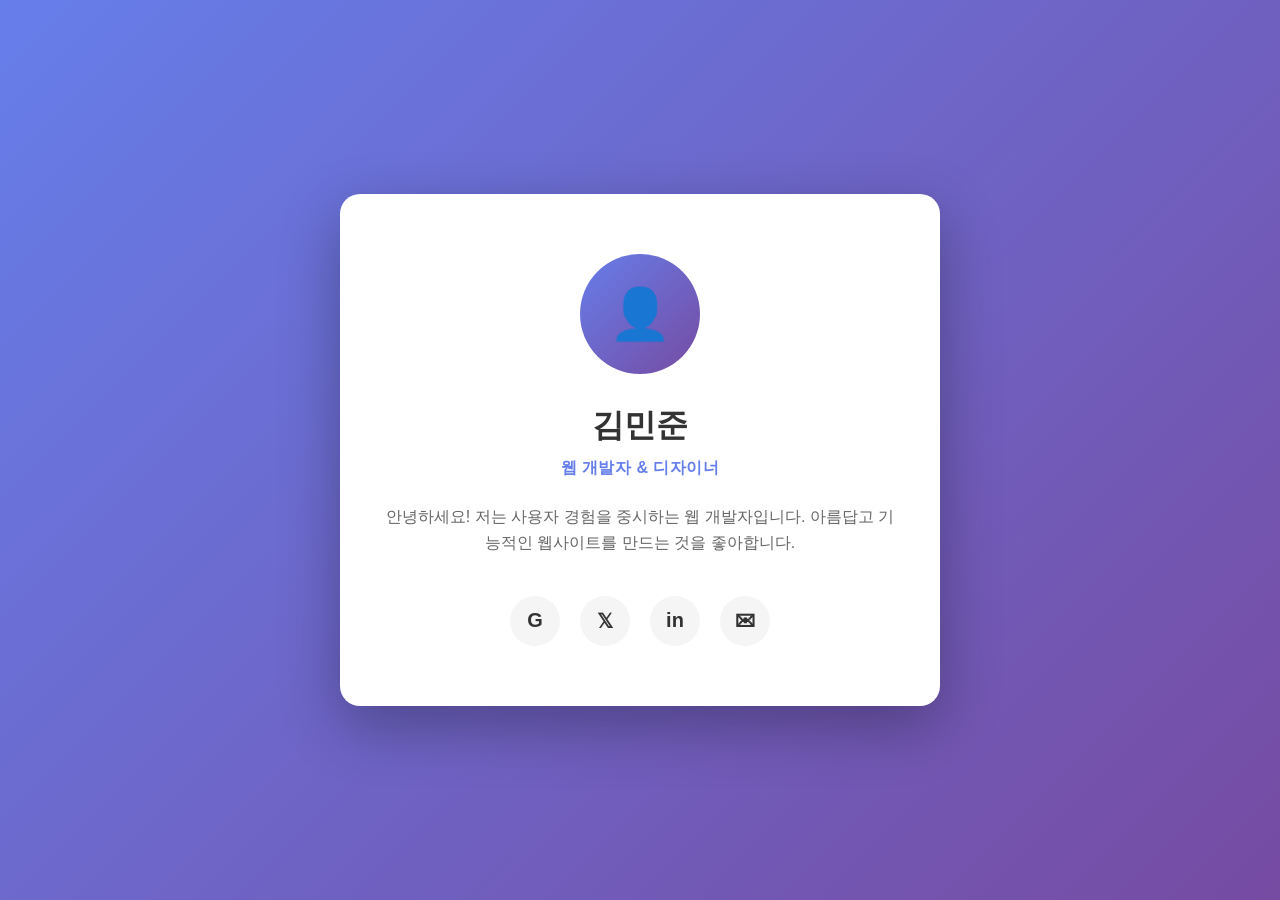
<file: profile.html>
<!DOCTYPE html>
<html lang="ko">
<head>
    <meta charset="UTF-8">
    <meta name="viewport" content="width=device-width, initial-scale=1.0">
    <title>프로필 웹사이트</title>
    <style>
        * {
            margin: 0;
            padding: 0;
            box-sizing: border-box;
        }

        body {
            font-family: -apple-system, BlinkMacSystemFont, 'Segoe UI', Roboto, 'Helvetica Neue', Arial, sans-serif;
            background: linear-gradient(135deg, #667eea 0%, #764ba2 100%);
            min-height: 100vh;
            display: flex;
            justify-content: center;
            align-items: center;
            padding: 20px;
        }

        .container {
            background: white;
            border-radius: 20px;
            box-shadow: 0 20px 60px rgba(0, 0, 0, 0.3);
            padding: 60px 40px;
            max-width: 600px;
            width: 100%;
            text-align: center;
        }

        .profile-image {
            width: 120px;
            height: 120px;
            border-radius: 50%;
            background: linear-gradient(135deg, #667eea 0%, #764ba2 100%);
            margin: 0 auto 30px;
            display: flex;
            align-items: center;
            justify-content: center;
            font-size: 50px;
        }

        h1 {
            font-size: 32px;
            color: #333;
            margin-bottom: 10px;
            font-weight: 700;
        }

        .title {
            font-size: 16px;
            color: #667eea;
            font-weight: 600;
            margin-bottom: 25px;
            letter-spacing: 0.5px;
        }

        .bio {
            font-size: 16px;
            color: #666;
            line-height: 1.6;
            margin-bottom: 40px;
            font-weight: 400;
        }

        .social-links {
            display: flex;
            justify-content: center;
            gap: 20px;
            flex-wrap: wrap;
        }

        .social-link {
            display: inline-flex;
            align-items: center;
            justify-content: center;
            width: 50px;
            height: 50px;
            border-radius: 50%;
            background: #f5f5f5;
            color: #333;
            text-decoration: none;
            font-size: 20px;
            transition: all 0.3s ease;
            font-weight: 600;
        }

        .social-link:hover {
            background: #667eea;
            color: white;
            transform: translateY(-3px);
            box-shadow: 0 10px 20px rgba(102, 126, 234, 0.3);
        }

        @media (max-width: 600px) {
            .container {
                padding: 40px 25px;
            }

            h1 {
                font-size: 26px;
            }

            .bio {
                font-size: 14px;
            }

            .social-link {
                width: 45px;
                height: 45px;
                font-size: 18px;
            }
        }
    </style>
</head>
<body>
    <div class="container">
        <div class="profile-image">👤</div>

        <h1>김민준</h1>
        <p class="title">웹 개발자 & 디자이너</p>

        <p class="bio">
            안녕하세요! 저는 사용자 경험을 중시하는 웹 개발자입니다.
            아름답고 기능적인 웹사이트를 만드는 것을 좋아합니다.
        </p>

        <div class="social-links">
            <a href="https://github.com" class="social-link" title="GitHub">G</a>
            <a href="https://twitter.com" class="social-link" title="Twitter">𝕏</a>
            <a href="https://linkedin.com" class="social-link" title="LinkedIn">in</a>
            <a href="mailto:contact@example.com" class="social-link" title="Email">✉</a>
        </div>
    </div>
</body>
</html>
</file>
